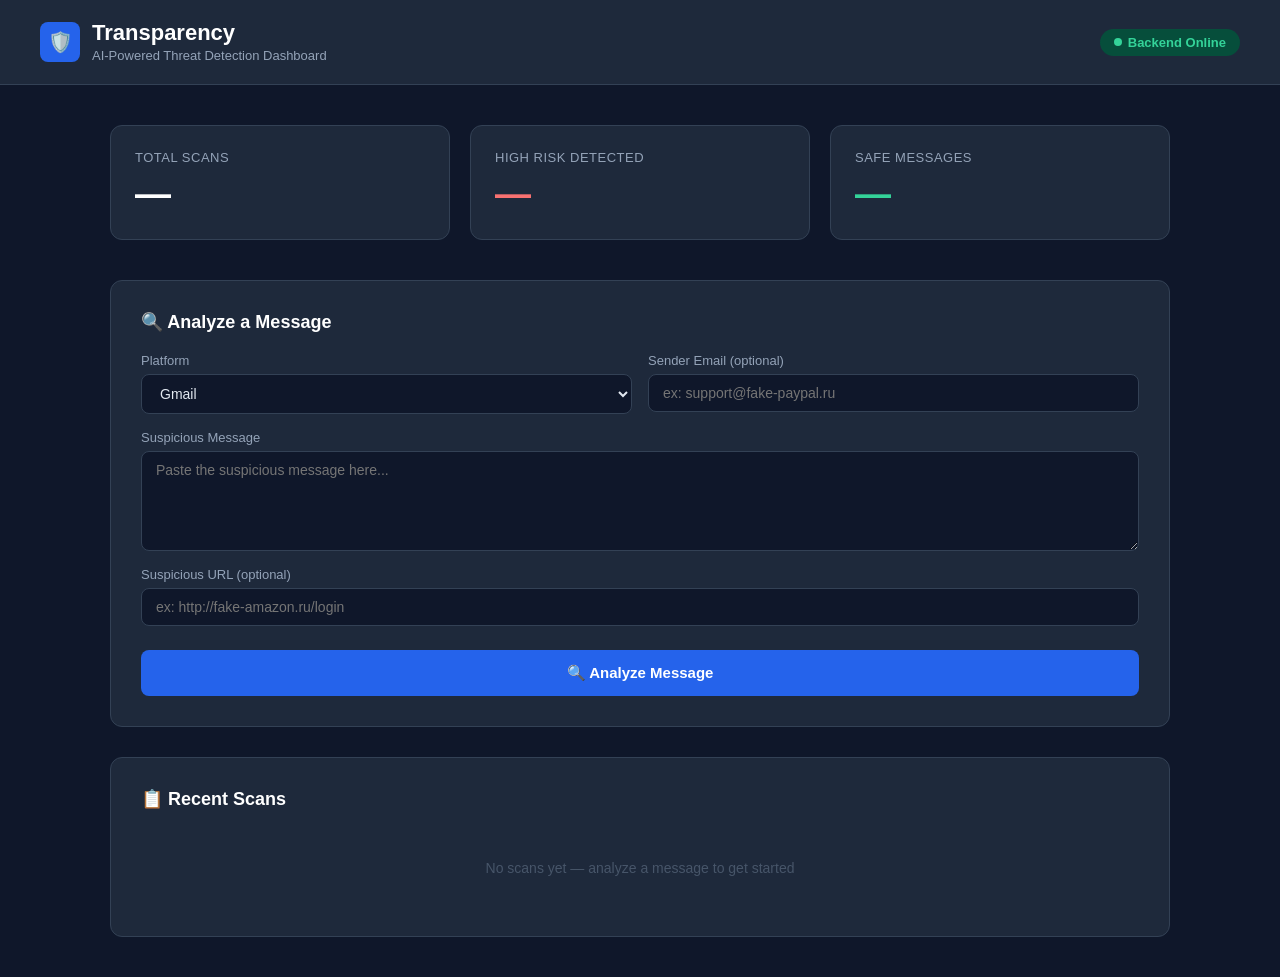
<file: dashboard/index.html>
<!DOCTYPE html>
<html lang="en">
<head>
    <meta charset="UTF-8">
    <meta name="viewport" content="width=device-width, initial-scale=1.0">
    <title>Transparency — AI Threat Dashboard</title>
    <link rel="stylesheet" href="style.css">
</head>
<body>

    <!-- HEADER -->
    <header>
        <div class="logo">
            <div class="logo-icon">🛡️</div>
            <div>
                <h1>Transparency</h1>
                <span>AI-Powered Threat Detection Dashboard</span>
            </div>
        </div>
        <div class="status-badge">
            <div class="status-dot"></div>
            Backend Online
        </div>
    </header>

    <main>

        <!-- STATS -->
        <div class="stats-grid">
            <div class="stat-card">
                <div class="stat-label">Total Scans</div>
                <div class="stat-value" id="total-scans">—</div>
            </div>
            <div class="stat-card">
                <div class="stat-label">High Risk Detected</div>
                <div class="stat-value danger" id="high-risk">—</div>
            </div>
            <div class="stat-card">
                <div class="stat-label">Safe Messages</div>
                <div class="stat-value safe" id="safe-count">—</div>
            </div>
        </div>

        <!-- ANALYZER -->
        <div class="analyzer">
            <h2>🔍 Analyze a Message</h2>

            <div class="form-grid">
                <div class="form-group">
                    <label>Platform</label>
                    <select id="platform">
                        <option value="gmail">Gmail</option>
                        <option value="whatsapp">WhatsApp</option>
                        <option value="leboncoin">Leboncoin</option>
                    </select>
                </div>
                <div class="form-group">
                    <label>Sender Email (optional)</label>
                    <input type="text" id="sender-email" 
                    placeholder="ex: support@fake-paypal.ru">
                </div>
                <div class="form-group full">
                    <label>Suspicious Message</label>
                    <textarea id="message" 
                    placeholder="Paste the suspicious message here..."></textarea>
                </div>
                <div class="form-group full">
                    <label>Suspicious URL (optional)</label>
                    <input type="text" id="hidden-url" 
                    placeholder="ex: http://fake-amazon.ru/login">
                </div>
            </div>

            <button class="analyze-btn" id="analyze-btn" onclick="analyzeMessage()">
                🔍 Analyze Message
            </button>

            <div class="loading" id="loading">
                <div class="spinner"></div>
                <div>Analyzing with VirusTotal + Groq AI...</div>
            </div>

            <div class="result" id="result">
                <div class="result-header">
                    <div class="result-title" id="result-verdict">—</div>
                    <div class="score-badge" id="result-score">—</div>
                </div>
                <div class="result-reason" id="result-reason">—</div>
                <div class="tactics" id="result-tactics"></div>
            </div>
        </div>

        <!-- HISTORY -->
        <div class="history">
            <h2>📋 Recent Scans</h2>
            <div class="history-list" id="history-list">
                <div class="empty-history">
                    No scans yet — analyze a message to get started
                </div>
            </div>
        </div>

    </main>

    <script src="script.js"></script>
</body>
</html>
</file>
<file: dashboard/style.css>
* { margin: 0; padding: 0; box-sizing: border-box; }

body {
    font-family: 'Segoe UI', sans-serif;
    background: #0f172a;
    color: #e2e8f0;
    min-height: 100vh;
}

/* HEADER */
header {
    background: #1e293b;
    padding: 20px 40px;
    display: flex;
    align-items: center;
    justify-content: space-between;
    border-bottom: 1px solid #334155;
}

.logo {
    display: flex;
    align-items: center;
    gap: 12px;
}

.logo-icon {
    width: 40px;
    height: 40px;
    background: #2563eb;
    border-radius: 8px;
    display: flex;
    align-items: center;
    justify-content: center;
    font-size: 20px;
}

.logo h1 {
    font-size: 22px;
    font-weight: 700;
    color: white;
}

.logo span {
    font-size: 13px;
    color: #94a3b8;
}

.status-badge {
    background: #064e3b;
    color: #34d399;
    padding: 6px 14px;
    border-radius: 20px;
    font-size: 13px;
    font-weight: 600;
    display: flex;
    align-items: center;
    gap: 6px;
}

.status-dot {
    width: 8px;
    height: 8px;
    background: #34d399;
    border-radius: 50%;
    animation: pulse 2s infinite;
}

@keyframes pulse {
    0%, 100% { opacity: 1; }
    50% { opacity: 0.3; }
}

/* MAIN */
main {
    max-width: 1100px;
    margin: 0 auto;
    padding: 40px 20px;
}

/* STATS */
.stats-grid {
    display: grid;
    grid-template-columns: repeat(3, 1fr);
    gap: 20px;
    margin-bottom: 40px;
}

.stat-card {
    background: #1e293b;
    border: 1px solid #334155;
    border-radius: 12px;
    padding: 24px;
}

.stat-label {
    font-size: 13px;
    color: #94a3b8;
    margin-bottom: 8px;
    text-transform: uppercase;
    letter-spacing: 0.5px;
}

.stat-value {
    font-size: 36px;
    font-weight: 700;
    color: white;
}

.stat-value.danger { color: #f87171; }
.stat-value.safe { color: #34d399; }

/* ANALYZER */
.analyzer {
    background: #1e293b;
    border: 1px solid #334155;
    border-radius: 12px;
    padding: 30px;
    margin-bottom: 30px;
}

.analyzer h2 {
    font-size: 18px;
    font-weight: 600;
    margin-bottom: 20px;
    color: white;
}

.form-grid {
    display: grid;
    grid-template-columns: 1fr 1fr;
    gap: 16px;
    margin-bottom: 16px;
}

.form-group {
    display: flex;
    flex-direction: column;
    gap: 6px;
}

.form-group.full {
    grid-column: 1 / -1;
}

label {
    font-size: 13px;
    color: #94a3b8;
    font-weight: 500;
}

input, select, textarea {
    background: #0f172a;
    border: 1px solid #334155;
    border-radius: 8px;
    padding: 10px 14px;
    color: #e2e8f0;
    font-size: 14px;
    font-family: inherit;
    transition: border-color 0.2s;
}

input:focus, select:focus, textarea:focus {
    outline: none;
    border-color: #2563eb;
}

textarea {
    resize: vertical;
    min-height: 100px;
}

select option { background: #1e293b; }

.analyze-btn {
    width: 100%;
    padding: 14px;
    background: #2563eb;
    color: white;
    border: none;
    border-radius: 8px;
    font-size: 15px;
    font-weight: 600;
    cursor: pointer;
    transition: background 0.2s;
    margin-top: 8px;
}

.analyze-btn:hover { background: #1d4ed8; }
.analyze-btn:disabled { background: #334155; cursor: not-allowed; }

/* RESULT */
.result {
    display: none;
    margin-top: 24px;
    border-radius: 12px;
    padding: 24px;
    border: 1px solid;
}

.result.safe {
    background: #064e3b22;
    border-color: #34d399;
}

.result.suspicious {
    background: #78350f22;
    border-color: #fbbf24;
}

.result.dangerous {
    background: #7f1d1d22;
    border-color: #f87171;
}

.result-header {
    display: flex;
    align-items: center;
    justify-content: space-between;
    margin-bottom: 16px;
}

.result-title {
    font-size: 16px;
    font-weight: 700;
    color: white;
}

.score-badge {
    font-size: 28px;
    font-weight: 800;
    padding: 8px 20px;
    border-radius: 8px;
}

.score-badge.safe { background: #064e3b; color: #34d399; }
.score-badge.suspicious { background: #78350f; color: #fbbf24; }
.score-badge.dangerous { background: #7f1d1d; color: #f87171; }

.result-reason {
    font-size: 14px;
    color: #cbd5e1;
    line-height: 1.6;
    margin-bottom: 12px;
}

.tactics {
    display: flex;
    flex-wrap: wrap;
    gap: 8px;
}

.tactic-tag {
    background: #334155;
    color: #94a3b8;
    padding: 4px 10px;
    border-radius: 20px;
    font-size: 12px;
}

/* LOADING */
.loading {
    display: none;
    text-align: center;
    padding: 30px;
    color: #94a3b8;
}

.spinner {
    width: 40px;
    height: 40px;
    border: 3px solid #334155;
    border-top-color: #2563eb;
    border-radius: 50%;
    animation: spin 0.8s linear infinite;
    margin: 0 auto 16px;
}

@keyframes spin {
    to { transform: rotate(360deg); }
}

/* HISTORY */
.history {
    background: #1e293b;
    border: 1px solid #334155;
    border-radius: 12px;
    padding: 30px;
}

.history h2 {
    font-size: 18px;
    font-weight: 600;
    margin-bottom: 20px;
    color: white;
}

.history-list {
    display: flex;
    flex-direction: column;
    gap: 12px;
}

.history-item {
    background: #0f172a;
    border: 1px solid #334155;
    border-radius: 8px;
    padding: 16px;
    display: flex;
    align-items: center;
    justify-content: space-between;
}

.history-text {
    font-size: 13px;
    color: #94a3b8;
    flex: 1;
    margin-right: 16px;
    white-space: nowrap;
    overflow: hidden;
    text-overflow: ellipsis;
}

.history-platform {
    font-size: 11px;
    color: #64748b;
    margin-top: 4px;
}

.mini-score {
    font-size: 13px;
    font-weight: 700;
    padding: 4px 10px;
    border-radius: 6px;
    white-space: nowrap;
}

.mini-score.safe { background: #064e3b; color: #34d399; }
.mini-score.suspicious { background: #78350f; color: #fbbf24; }
.mini-score.dangerous { background: #7f1d1d; color: #f87171; }

.empty-history {
    text-align: center;
    color: #475569;
    padding: 30px;
    font-size: 14px;
}
</file>
